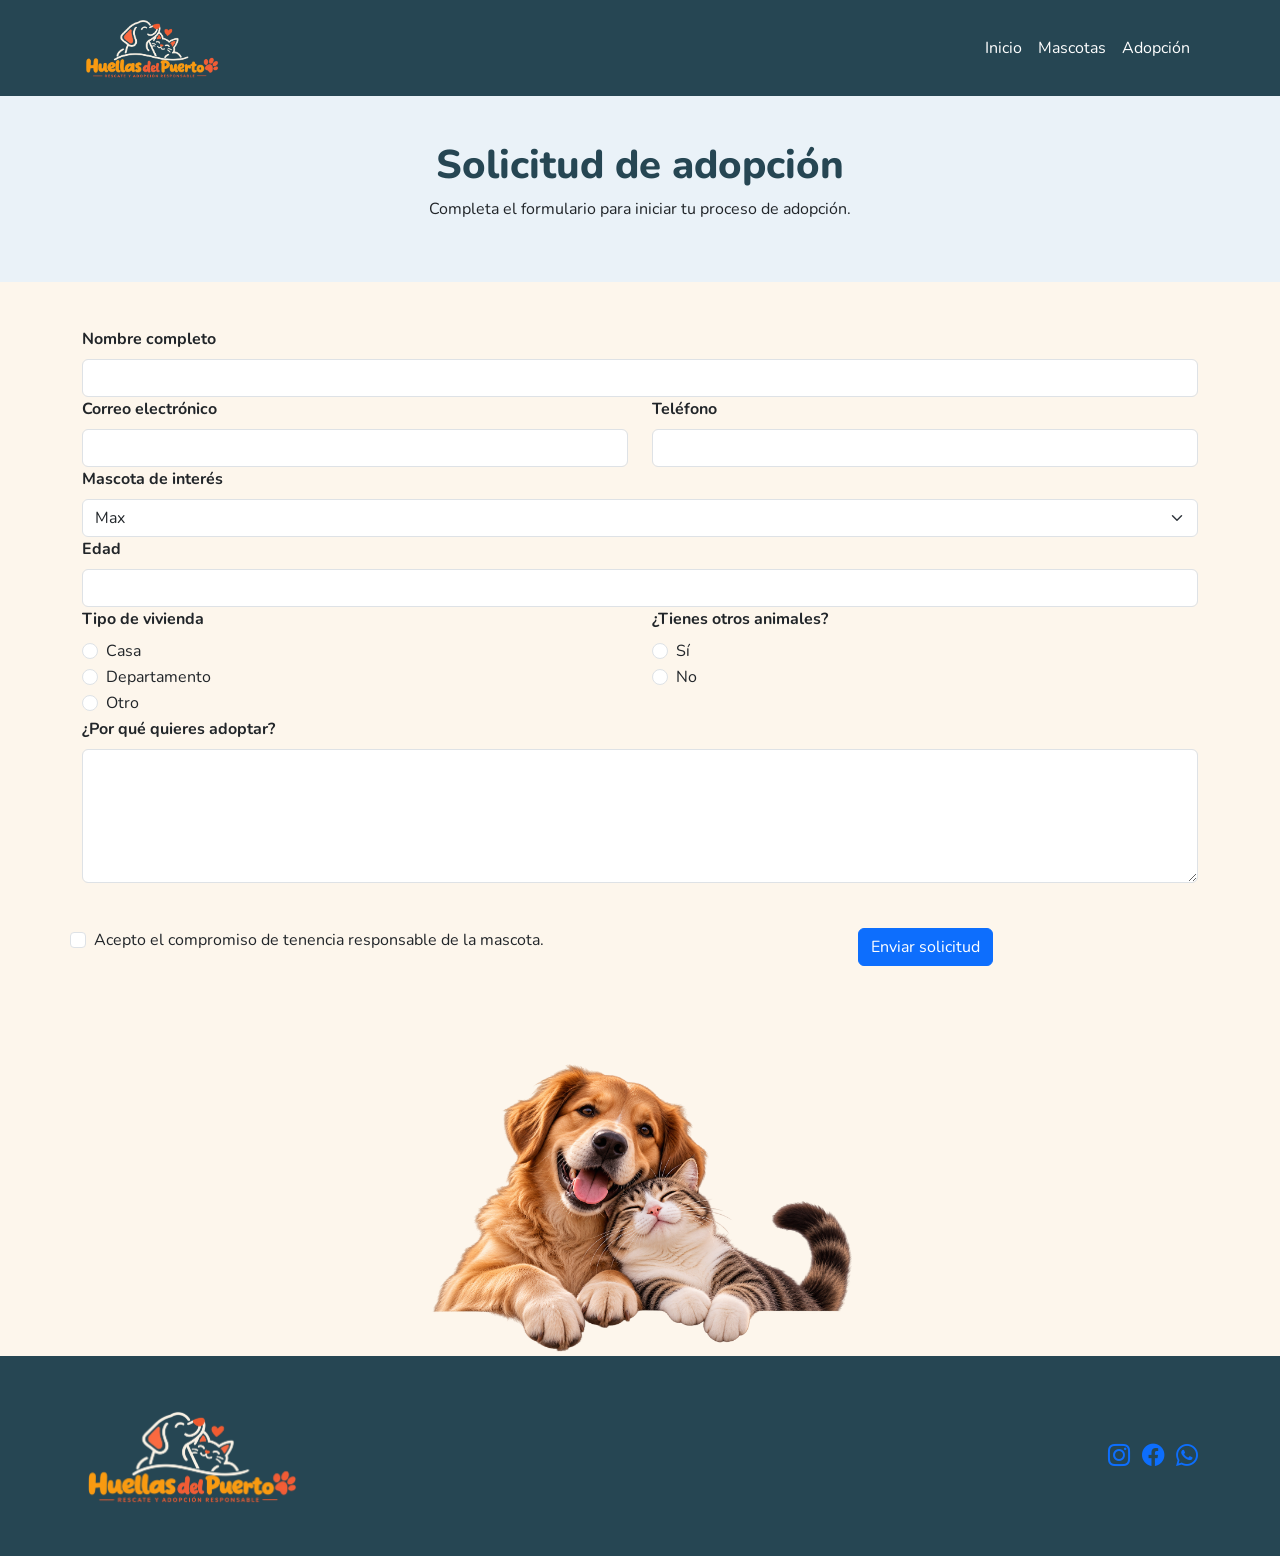
<file: html/adopcion.html>
<!doctype html>
    <head>
        <meta charset="UTF-8" />
        <meta name="viewport" content="width=device-width, initial-scale=1.0" />

        <link rel="preconnect" href="https://fonts.googleapis.com">
        <link rel="preconnect" href="https://fonts.gstatic.com" crossorigin>
        <link href="https://fonts.googleapis.com/css2?family=Nunito:wght@400;500;600;700;800&display=swap" rel="stylesheet">
        <link
            href="https://cdn.jsdelivr.net/npm/bootstrap@5.3.8/dist/css/bootstrap.min.css"
            rel="stylesheet"
            integrity="sha384-sRIl4kxILFvY47J16cr9ZwB07vP4J8+LH7qKQnuqkuIAvNWLzeN8tE5YBujZqJLB"
            crossorigin="anonymous"
        />
        <link
            rel="stylesheet"
            href="https://cdn.jsdelivr.net/npm/bootstrap-icons@1.13.1/font/bootstrap-icons.css"
        />
        <link rel="stylesheet" href="../css/style.css" />
        <script
            src="https://cdn.jsdelivr.net/npm/bootstrap@5.3.8/dist/js/bootstrap.bundle.min.js"
            integrity="sha384-FKyoEForCGlyvwx9Hj09JcYn3nv7wiPVlz7YYwJrWVcXK/BmnVDxM+D2scQbITxI"
            crossorigin="anonymous"
        ></script>

        <title>HdP | ¡Adopta!</title>
    </head>
    <body>
        <!-- BARRA DE NAVEGACION -->
        <nav class="navegacion navbar navbar-expand-lg">
            <div class="container">
                <!-- LOGO -->
                <a class="navbar-brand" href="inicio.html">
                    <img src="../media/logo.png" alt="Huellas del Puerto" class="logo-header">
                </a>
                <!-- BOTON -->
                <button class="navbar-toggler" type="button"
                    data-bs-toggle="collapse"
                    data-bs-target="#navbarNav">
                    <span class="navbar-toggler-icon"></span>
                </button>
                <!-- NAVEGACION -->
                <div class="collapse navbar-collapse" id="navbarNav">
                    <ul class="navbar-nav ms-auto">
                        <li class="nav-item">
                            <a class="nav-link" href="inicio.html">Inicio</a>
                        </li>
                        <li class="nav-item">
                            <a class="nav-link" href="mascotas.html">Mascotas</a>
                        </li>
                        <li class="nav-item">
                            <a class="nav-link" href="adopcion.html">Adopción</a>
                        </li>
                    </ul>
                </div>
            </div>
        </nav>
        <!-- FIN BARRA DE NAVEGACION -->

        <!-- TITULO -->
        <section class="adopcion-titulo">
            <div class="container text-center padtopbottom">
                <h1>Solicitud de adopción</h1>
                <p>Completa el formulario para iniciar tu proceso de adopción.</p>
            </div>
        </section>

        <!-- FORMULARIO -->
        <section class="adopcion-formulario">
            <div class="container padtopbottom">
                <form>
                    <div class="row">
                        <!-- NOMBRE -->
                        <div class="col-12 paddingtop">
                            <label for="nombre" class="form-label"><strong>Nombre completo</strong></label>
                            <input type="text"
                                class="form-control"
                                id="nombre"
                                name="nombre"
                                required>
                        </div>
                        <!-- CORREO -->
                        <div class="col-12 col-md-6 paddingtop">
                            <label for="correo" class="form-label"><strong>Correo electrónico</strong></label>
                            <input type="email" class="form-control" id="correo"name="correo" required>
                        </div>
                        <!-- TELEFONO -->
                        <div class="col-12 col-md-6 paddingtop">
                            <label for="telefono" class="form-label"><strong>Teléfono</strong></label>
                            <input type="tel" class="form-control" id="telefono" name="telefono" required>
                        </div>
                        <!-- MASCOTA -->
                        <div class="col-12">
                            <label for="mascota" class="form-label"><strong>Mascota de interés</strong></label>
                            <select class="form-select" id="mascota" name="mascota" required>
                                <option value="max">Max</option>
                                <option value="rocky">Rocky</option>
                                <option value="jose-pedro">José Pedro</option>
                                <option value="milo">Milo</option>
                                <option value="simba">Simba</option>
                                <option value="nala">Nala</option>
                            </select>
                        </div>
                        <!-- EDAD -->
                        <div class="col-12">
                            <label for="edad" class="form-label"><strong>Edad</strong></label>
                            <input type="number" class="form-control" id="edad" name="edad" min="18" required>
                        </div>
                        <!-- TIPO DE VIVIENDA -->
                        <div class="col-12 col-md-6">
                            <label class="form-label"><strong>Tipo de vivienda</strong></label>
                            <div class="form-check">
                                <input class="form-check-input" type="radio" name="vivienda" id="casa" value="casa" required>
                                <label class="form-check-label" for="casa">Casa</label>
                            </div>
                            <div class="form-check">
                                <input class="form-check-input" type="radio" name="vivienda" id="departamento" value="departamento">
                                <label class="form-check-label" for="departamento">Departamento</label>
                            </div>
                            <div class="form-check">
                                <input class="form-check-input" type="radio" name="vivienda" id="otro" value="otro">
                                <label class="form-check-label" for="otro">Otro</label>
                            </div>
                        </div>
                        <!-- OTROS ANIMALES -->
                        <div class="col-12 col-md-6">
                            <label class="form-label"><strong>¿Tienes otros animales?</strong></label>
                            <div class="form-check">
                                <input class="form-check-input" type="radio" name="otros-animales" id="animales-si" value="si" required>
                                <label class="form-check-label" for="animales-si">Sí</label>
                            </div>
                            <div class="form-check">
                                <input class="form-check-input" type="radio" name="otros-animales" id="animales-no" value="no">
                                <label class="form-check-label" for="animales-no">No</label>
                            </div>
                        </div>
                        <!-- MOTIVO -->
                        <div class="col-12">
                            <label for="motivo" class="form-label"><strong>¿Por qué quieres adoptar?</strong></label>
                            <textarea class="form-control" id="motivo" name="motivo" rows="5"required></textarea>
                        </div>
                        <!-- COMPROMISO -->
                        <div class="col-12 col-md-6 form-check padtopbottom">
                            <input class="form-check-input" type="checkbox" id="responsable" name="responsable" required>
                            <label class="form-check-label" for="responsable">
                                Acepto el compromiso de tenencia responsable de la mascota.
                            </label>
                        </div>
                        <!-- ENVIAR -->
                        <div class="col-12 col-md-6 text-center padtopbottom">
                            <button type="submit" class="btn btn-primary"> Enviar solicitud</button>
                        </div>
                    </div>

                </form>
            </div>
        </section>

        <!--IMAGEN -->
        <section class="adopcion-imagen">
            <div class="container-fluid centered">
                <img src="../media/bienvenida.png" class="img-fluid">
            </div>
        </section>
        <!-- FOOTER -->
        <section class="footer">
            <footer>
                <div class="container padtopbottom">
                    <div class="row align-items-center">
                        <div class="col-12 col-md-6">
                            <img src="../media/logo.png" alt="Huellas del Puerto" class="logo-footer">
                        </div>
                        <div class="col-12 col-md-6 text-md-end">
                            <a href="#"><i class="bi bi-instagram"></i></a>
                            <a href="#" class="ms-2"><i class="bi bi-facebook"></i></a>
                            <a href="#" class="ms-2"><i class="bi bi-whatsapp"></i></a>
                        </div>
                    </div>
                </div>
            </footer>
        </section>
    </body>
</html>
</file>
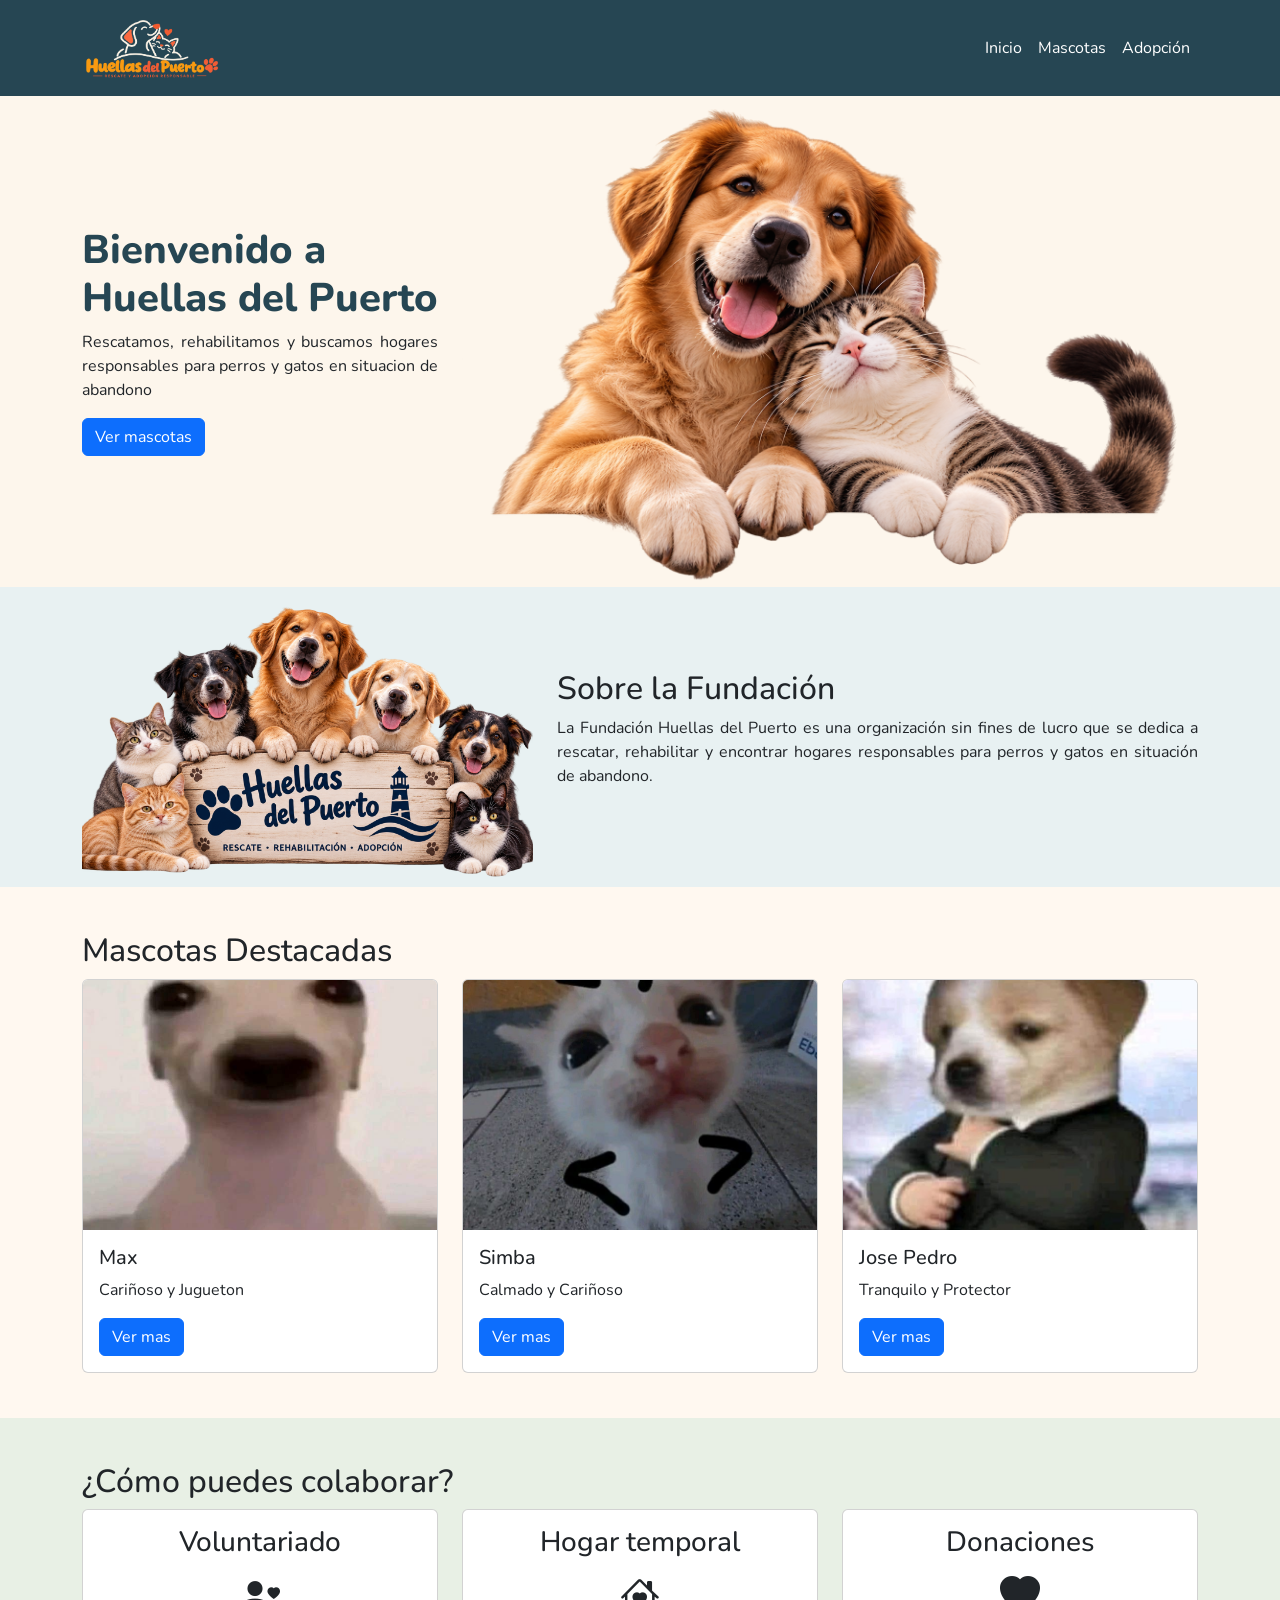
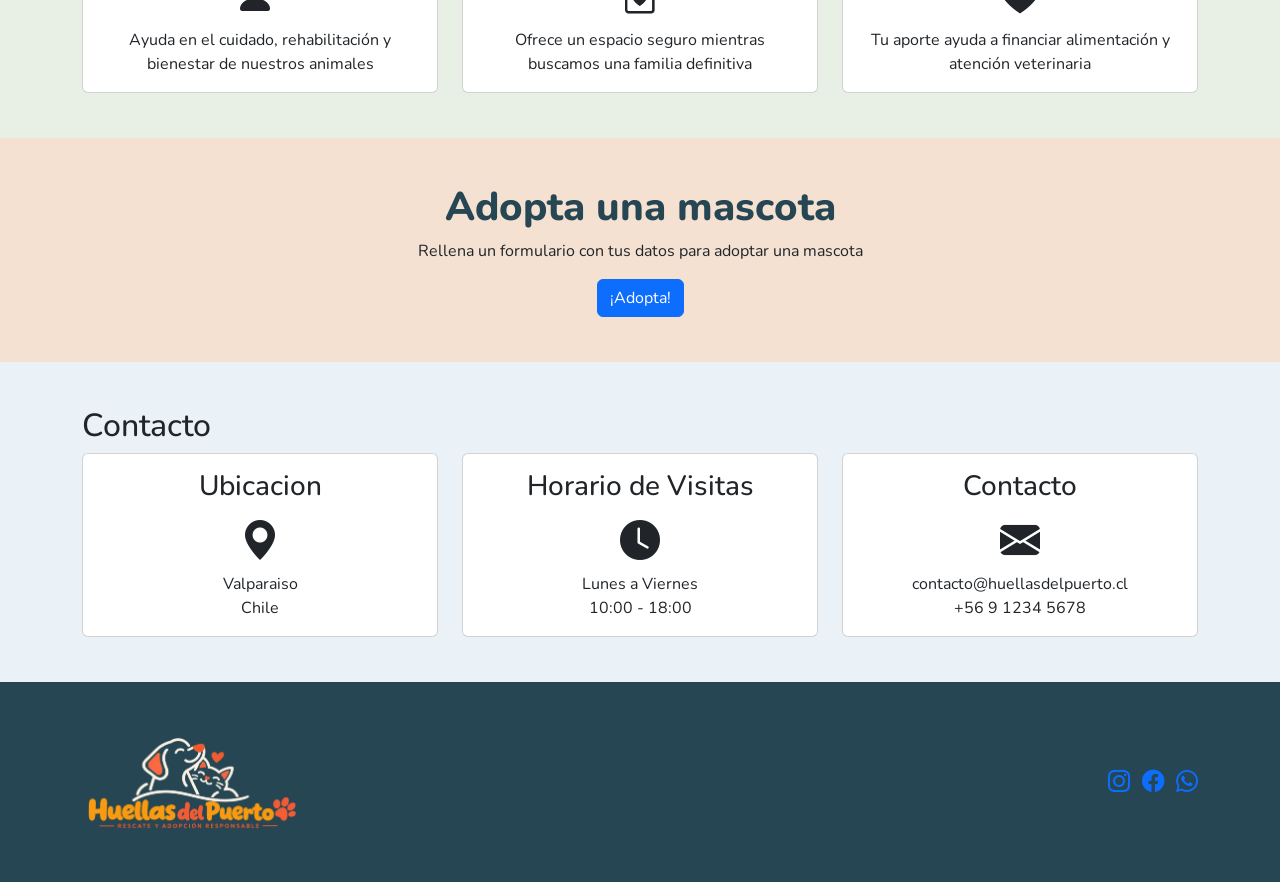
<file: html/inicio.html>
<!doctype html>
    <head>
        <meta charset="UTF-8" />
        <meta name="viewport" content="width=device-width, initial-scale=1.0" />

        <link rel="preconnect" href="https://fonts.googleapis.com">
        <link rel="preconnect" href="https://fonts.gstatic.com" crossorigin>
        <link href="https://fonts.googleapis.com/css2?family=Nunito:wght@400;500;600;700;800&display=swap" rel="stylesheet">
        <link href="https://cdn.jsdelivr.net/npm/bootstrap@5.3.8/dist/css/bootstrap.min.css" rel="stylesheet" integrity="sha384-sRIl4kxILFvY47J16cr9ZwB07vP4J8+LH7qKQnuqkuIAvNWLzeN8tE5YBujZqJLB" crossorigin="anonymous"/>
        <link rel="stylesheet" href="https://cdn.jsdelivr.net/npm/bootstrap-icons@1.13.1/font/bootstrap-icons.css">
        <link rel="stylesheet" href="../css/style.css">
        <script src="https://cdn.jsdelivr.net/npm/bootstrap@5.3.8/dist/js/bootstrap.bundle.min.js" integrity="sha384-FKyoEForCGlyvwx9Hj09JcYn3nv7wiPVlz7YYwJrWVcXK/BmnVDxM+D2scQbITxI" crossorigin="anonymous"></script>

        <title>HdP | Página Principal</title>
    </head>

    <body>
        <!-- BARRA DE NAVEGACION -->
        <nav class="navegacion navbar navbar-expand-lg">
            <div class="container">
                <!-- LOGO -->
                <a class="navbar-brand" href="inicio.html">
                    <img src="../media/logo.png" alt="Huellas del Puerto" class="logo-header">
                </a>
                <!-- BOTON -->
                <button class="navbar-toggler" type="button"
                    data-bs-toggle="collapse"
                    data-bs-target="#navbarNav">
                    <span class="navbar-toggler-icon"></span>
                </button>
                <!-- NAVEGACION -->
                <div class="collapse navbar-collapse" id="navbarNav">
                    <ul class="navbar-nav ms-auto">
                        <li class="nav-item">
                            <a class="nav-link" href="inicio.html">Inicio</a>
                        </li>
                        <li class="nav-item">
                            <a class="nav-link" href="mascotas.html">Mascotas</a>
                        </li>
                        <li class="nav-item">
                            <a class="nav-link" href="adopcion.html">Adopción</a>
                        </li>
                    </ul>
                </div>
            </div>
        </nav>
        <!-- FIN BARRA DE NAVEGACION -->

        <!-- BIENVENIDA -->
        <section class="inicio-bienvenida">
            <div class="container">
                <div class="row align-items-center">
                    <div class="col-12 col-md-4">
                        <h1>Bienvenido a Huellas del Puerto</h1>
                        <p class="justify">Rescatamos, rehabilitamos y buscamos hogares responsables para perros y gatos en situacion de abandono</p>
                        <a href="mascotas.html" class="btn btn-primary">Ver mascotas</a>
                    </div>
                    <div class="col-12 col-md-8 centered">
                        <img class="img-fluid" src="../media/bienvenida.png" alt="Bienvenida">
                    </div>
                </div>
            </div>
        </section>

        <!-- SOBRE LA FUNDACION -->
        <section class="inicio-fundacion">
            <div class="container">
                <div class="row align-items-center">
                    <div class="col-12 col-md-5">
                        <img class="img-fluid" src="../media/fundacion.png" alt="Fundacion">
                    </div>
                    <div class="col-12 col-md-7">
                        <h2>Sobre la Fundación</h2>
                        <p class="justify">La Fundación Huellas del Puerto es una organización sin fines de lucro que se dedica a rescatar, rehabilitar y encontrar hogares responsables para perros y gatos en situación de abandono.</p>
                    </div>
                </div>
            </div>
        </section>

        <!-- MASCOTAS DESTACADAS -->
        <section class="inicio-mascotas">
            <div class="container padtopbottom">
                <h2>Mascotas Destacadas</h2>
                <div class="row">
                    <div class="col-12 col-md-4 paddingtop">
                        <div class="card">
                            <img src="../media/perro1.jpg" class="card-img-top tarjetas-img">
                            <div class="card-body">
                                <h5 class="card-title">Max</h5>
                                <p class="card-text">
                                    Cariñoso y Jugueton
                                </p>
                                <a href="mascotas.html" class="btn btn-primary">Ver mas</a>
                            </div>
                        </div>
                    </div>
                    <div class="col-12 col-md-4 paddingtop">
                        <div class="card">
                            <img src="../media/gato2.jpg" class="card-img-top tarjetas-img">
                            <div class="card-body">
                                <h5 class="card-title">Simba</h5>
                                <p class="card-text">
                                    Calmado y Cariñoso
                                </p>
                                <a href="mascotas.html" class="btn btn-primary">Ver mas</a>
                            </div>
                        </div>
                    </div>
                    <div class="col-12 col-md-4 paddingtop">
                        <div class="card">
                            <img src="../media/perro3.jpg" class="card-img-top tarjetas-img">
                            <div class="card-body">
                                <h5 class="card-title">Jose Pedro</h5>
                                <p class="card-text">
                                    Tranquilo y Protector
                                </p>
                                <a href="mascotas.html" class="btn btn-primary">Ver mas</a>
                            </div>
                        </div>
                    </div>
                </div>
            </div>
        </section>

        <!-- COMO COLABORAR -->
        <section class="inicio-colaborar">
            <div class="container padtopbottom">
                <h2>¿Cómo puedes colaborar?</h2>
                <div class="row">
                    <div class="col-12 col-md-4 paddingtop">
                        <div class="card">
                            <div class="card-body text-center">
                                <h3 class="card-title">Voluntariado</h3>
                                <i class="bi bi-person-heart fs-1"></i>
                                <p class="card-text">
                                    Ayuda en el cuidado, rehabilitación y bienestar de nuestros animales
                                </p>
                            </div>
                        </div>
                    </div>
                    <div class="col-12 col-md-4 paddingtop">
                        <div class="card">
                            <div class="card-body text-center">
                                <h3 class="card-title">Hogar temporal</h3>
                                <i class="bi bi-house-heart fs-1"></i>
                                <p class="card-text">
                                    Ofrece un espacio seguro mientras buscamos una familia definitiva
                                </p>
                            </div>
                        </div>
                    </div>
                    <div class="col-12 col-md-4 paddingtop">
                        <div class="card">
                            <div class="card-body text-center">
                                <h3 class="card-title">Donaciones</h3>
                                <i class="bi bi-heart-fill fs-1"></i>
                                <p class="card-text">
                                    Tu aporte ayuda a financiar alimentación y atención veterinaria
                                </p>
                            </div>
                        </div>
                    </div>
                </div>
            </div>
        </section>

        <!-- ADOPTA UNA MASCOTA -->
        <section class="inicio-adoptar">
            <div class="container padtopbottom">
                <div class="row text-center">
                    <div class="col-12">
                        <h1>Adopta una mascota</h1>
                        <p>Rellena un formulario con tus datos para adoptar una mascota</p>
                        <a href="adopcion.html" class="btn btn-primary">¡Adopta!</a>
                    </div>
                </div>
            </div>
        </section>

        <!-- CONTACTO -->
        <section class="inicio-contacto">
            <div class="container padtopbottom">
                <h2>Contacto</h2>
                <div class="row">
                    <div class="col-12 col-md-4 paddingtop">
                        <div class="card">
                            <div class="card-body text-center">
                                <h3 class="card-title">Ubicacion</h3>
                                <i class="bi bi-geo-alt-fill fs-1"></i>
                                <p class="card-text">Valparaiso<br>Chile</p>
                            </div>
                        </div>
                    </div>
                    <div class="col-12 col-md-4 paddingtop">
                        <div class="card">
                            <div class="card-body text-center">
                                <h3 class="card-title">Horario de Visitas</h3>
                                <i class="bi bi-clock-fill fs-1"></i>
                                <p class="card-text">Lunes a Viernes<br>10:00 - 18:00</p>
                            </div>
                        </div>
                    </div>
                    <div class="col-12 col-md-4 paddingtop">
                        <div class="card">
                            <div class="card-body text-center">
                                <h3 class="card-title">Contacto</h3>
                                <i class="bi bi-envelope-fill fs-1"></i>
                                <p class="card-text">contacto@huellasdelpuerto.cl<br>+56 9 1234 5678</p>
                            </div>
                        </div>
                    </div>
                </div>
            </div>
        </section>

        <!-- FOOTER -->
        <section class="footer">
            <footer>
                <div class="container padtopbottom">
                    <div class="row align-items-center">
                        <div class="col-12 col-md-6">
                            <img src="../media/logo.png" alt="Huellas del Puerto" class="logo-footer">
                        </div>
                        <div class="col-12 col-md-6 text-md-end">
                            <a href="#"><i class="bi bi-instagram"></i></a>
                            <a href="#" class="ms-2"><i class="bi bi-facebook"></i></a>
                            <a href="#" class="ms-2"><i class="bi bi-whatsapp"></i></a>
                        </div>
                    </div>
                </div>
            </footer>
        </section>
    </body>
</html>
</file>
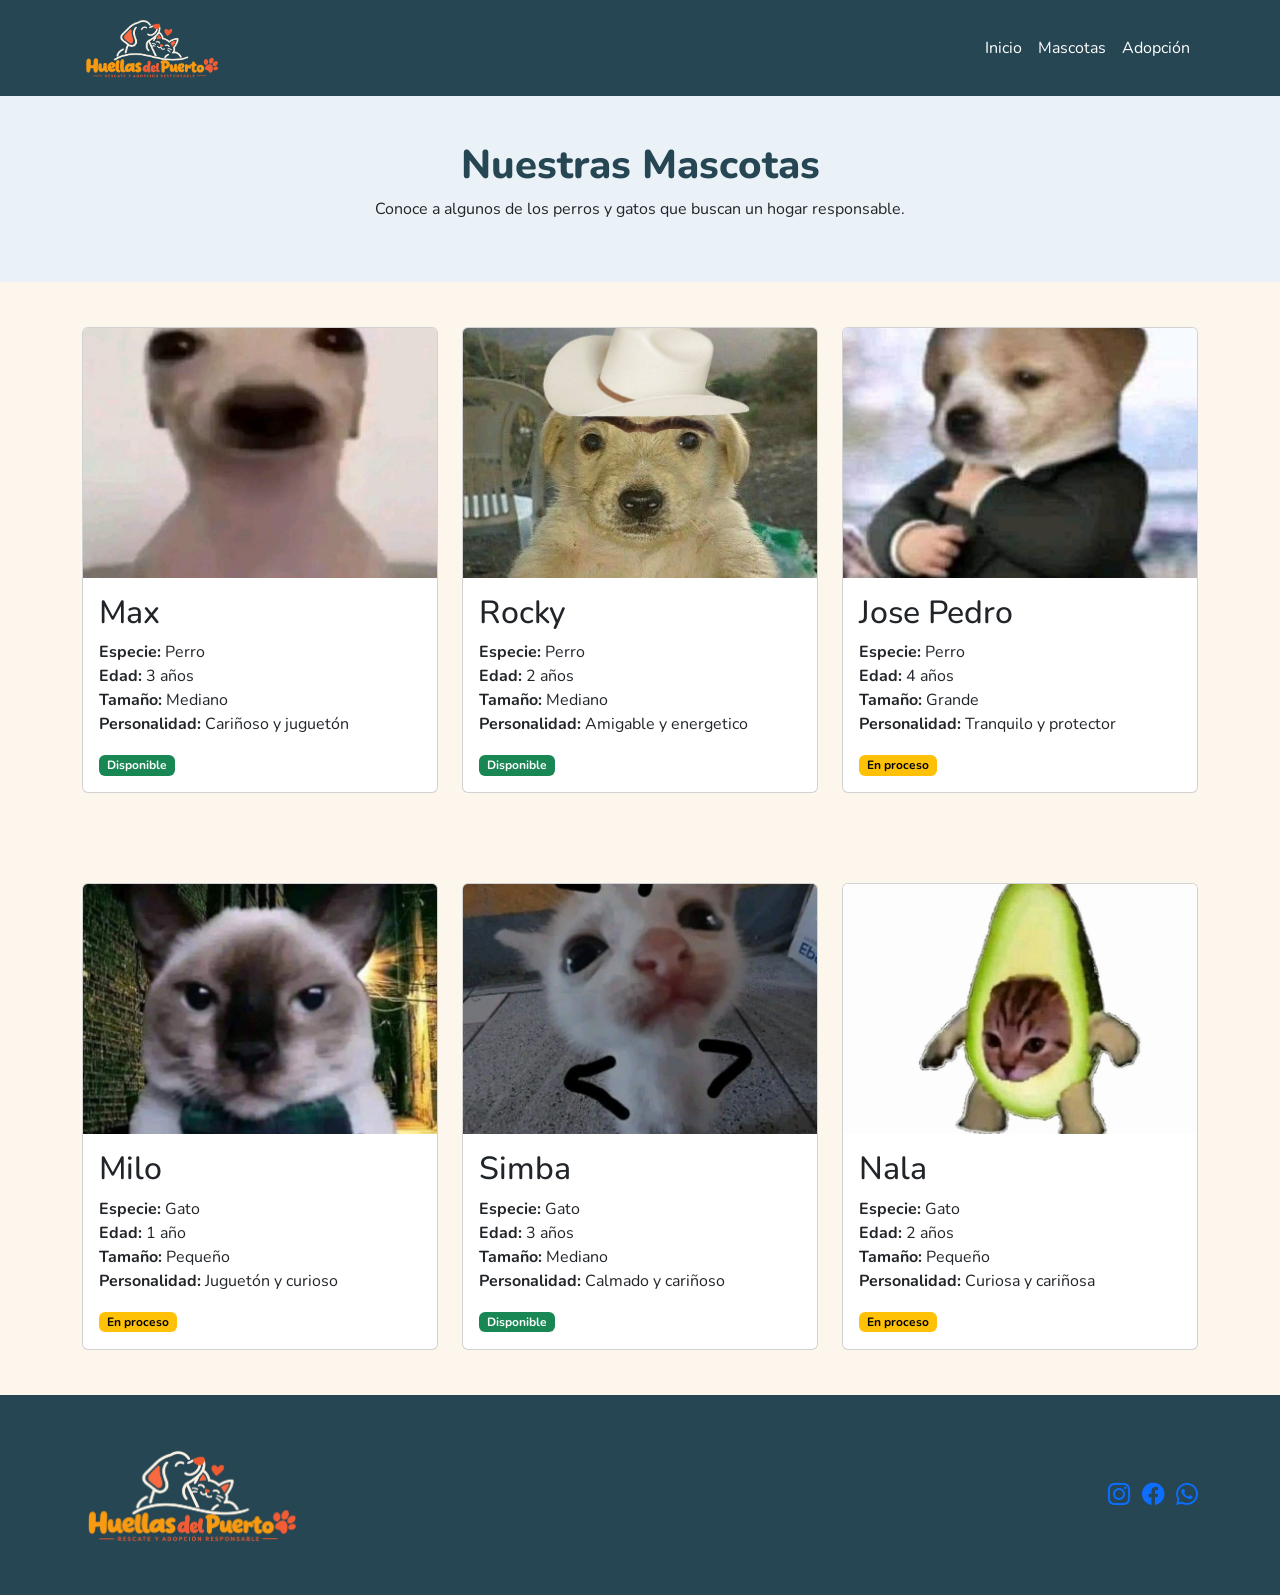
<file: html/mascotas.html>
<!doctype html>
    <head>
        <meta charset="UTF-8" />
        <meta name="viewport" content="width=device-width, initial-scale=1.0" />

        <link rel="preconnect" href="https://fonts.googleapis.com">
        <link rel="preconnect" href="https://fonts.gstatic.com" crossorigin>
        <link href="https://fonts.googleapis.com/css2?family=Nunito:wght@400;500;600;700;800&display=swap" rel="stylesheet">
        <link href="https://cdn.jsdelivr.net/npm/bootstrap@5.3.8/dist/css/bootstrap.min.css" rel="stylesheet" integrity="sha384-sRIl4kxILFvY47J16cr9ZwB07vP4J8+LH7qKQnuqkuIAvNWLzeN8tE5YBujZqJLB" crossorigin="anonymous"/>
        <link rel="stylesheet" href="https://cdn.jsdelivr.net/npm/bootstrap-icons@1.13.1/font/bootstrap-icons.css">
        <link rel="stylesheet" href="../css/style.css">
        <script src="https://cdn.jsdelivr.net/npm/bootstrap@5.3.8/dist/js/bootstrap.bundle.min.js" integrity="sha384-FKyoEForCGlyvwx9Hj09JcYn3nv7wiPVlz7YYwJrWVcXK/BmnVDxM+D2scQbITxI" crossorigin="anonymous"></script>

        <title>HdP | Nuestras Mascotas</title>
    </head>
    <body>
        <!-- BARRA DE NAVEGACION -->
        <nav class="navegacion navbar navbar-expand-lg">
            <div class="container">
                <!-- LOGO -->
                <a class="navbar-brand" href="inicio.html">
                    <img src="../media/logo.png" alt="Huellas del Puerto" class="logo-header">
                </a>
                <!-- BOTON -->
                <button class="navbar-toggler" type="button"
                    data-bs-toggle="collapse"
                    data-bs-target="#navbarNav">
                    <span class="navbar-toggler-icon"></span>
                </button>
                <!-- NAVEGACION -->
                <div class="collapse navbar-collapse" id="navbarNav">
                    <ul class="navbar-nav ms-auto">
                        <li class="nav-item">
                            <a class="nav-link" href="inicio.html">Inicio</a>
                        </li>
                        <li class="nav-item">
                            <a class="nav-link" href="mascotas.html">Mascotas</a>
                        </li>
                        <li class="nav-item">
                            <a class="nav-link" href="adopcion.html">Adopción</a>
                        </li>
                    </ul>
                </div>
            </div>
        </nav>
        <!-- FIN BARRA DE NAVEGACION -->

        <!-- TITULO -->
        <section class="mascotas-titulo">
            <div class="container text-center padtopbottom">
                <h1>Nuestras Mascotas</h1>
                <p>Conoce a algunos de los perros y gatos que buscan un hogar responsable.</p>
            </div>
        </section>

        <!-- GALERIA DE MASCOTAS -->
        <section class="mascotas-galeria">
            <div class="container">
                <div class="row padtopbottom">
                    <div class="col-12 col-md-4">
                        <div class="card">
                            <img src="../media/perro1.jpg" class="card-img-top tarjetas-img">
                            <div class="card-body">
                                <h2 class="card-title">Max</h2>
                                <p class="card-text">
                                    <strong>Especie:</strong> Perro<br>
                                    <strong>Edad:</strong> 3 años<br>
                                    <strong>Tamaño:</strong> Mediano<br>
                                    <strong>Personalidad:</strong> Cariñoso y juguetón
                                </p>
                                <span class="badge text-bg-success">
                                    Disponible
                                </span>
                            </div>
                        </div>
                    </div>
                    <div class="col-12 col-md-4">
                        <div class="card">
                            <img src="../media/perro2.jpg" class="card-img-top tarjetas-img">
                            <div class="card-body">
                                <h2 class="card-title">Rocky</h2>
                                <p class="card-text">
                                    <strong>Especie:</strong> Perro<br>
                                    <strong>Edad:</strong> 2 años<br>
                                    <strong>Tamaño:</strong> Mediano<br>
                                    <strong>Personalidad:</strong> Amigable y energetico
                                </p>
                                <span class="badge text-bg-success">
                                    Disponible
                                </span>
                            </div>
                        </div>
                    </div>
                    <div class="col-12 col-md-4">
                        <div class="card">
                            <img src="../media/perro3.jpg" class="card-img-top tarjetas-img">
                            <div class="card-body">
                                <h2 class="card-title">Jose Pedro</h2>
                                <p class="card-text">
                                    <strong>Especie:</strong> Perro<br>
                                    <strong>Edad:</strong> 4 años<br>
                                    <strong>Tamaño:</strong> Grande<br>
                                    <strong>Personalidad:</strong> Tranquilo y protector
                                </p>
                                <span class="badge text-bg-warning">
                                    En proceso
                                </span>
                            </div>
                        </div>
                    </div>
                </div>
                <div class="row padtopbottom">
                    <div class="col-12 col-md-4">
                        <div class="card">
                            <img src="../media/gato1.jpg" class="card-img-top tarjetas-img">
                            <div class="card-body">
                                <h2 class="card-title">Milo</h2>
                                <p class="card-text">
                                    <strong>Especie:</strong> Gato<br>
                                    <strong>Edad:</strong> 1 año<br>
                                    <strong>Tamaño:</strong> Pequeño<br>
                                    <strong>Personalidad:</strong> Juguetón y curioso
                                </p>
                                <span class="badge text-bg-warning">
                                    En proceso
                                </span>
                            </div>
                        </div>
                    </div>
                    <div class="col-12 col-md-4">
                        <div class="card">
                            <img src="../media/gato2.jpg" class="card-img-top tarjetas-img">
                            <div class="card-body">
                                <h2 class="card-title">Simba</h2>
                                <p class="card-text">
                                    <strong>Especie:</strong> Gato<br>
                                    <strong>Edad:</strong> 3 años<br>
                                    <strong>Tamaño:</strong> Mediano<br>
                                    <strong>Personalidad:</strong> Calmado y cariñoso
                                </p>
                                <span class="badge text-bg-success">
                                    Disponible
                                </span>
                            </div>
                        </div>
                    </div>
                    <div class="col-12 col-md-4">
                        <div class="card">
                            <img src="../media/gato3.jpg" class="card-img-top tarjetas-img">
                            <div class="card-body">
                                <h2 class="card-title">Nala</h2>
                                <p class="card-text">
                                    <strong>Especie:</strong> Gato<br>
                                    <strong>Edad:</strong> 2 años<br>
                                    <strong>Tamaño:</strong> Pequeño<br>
                                    <strong>Personalidad:</strong> Curiosa y cariñosa
                                </p>
                                <span class="badge text-bg-warning">
                                    En proceso
                                </span>
                            </div>
                        </div>
                    </div>
                </div>
            </div>
        </section>


        <!-- FOOTER -->
        <section class="footer">
            <footer>
                <div class="container padtopbottom">
                    <div class="row align-items-center">
                        <div class="col-12 col-md-6">
                            <img src="../media/logo.png" alt="Huellas del Puerto" class="logo-footer">
                        </div>
                        <div class="col-12 col-md-6 text-md-end">
                            <a href="#"><i class="bi bi-instagram"></i></a>
                            <a href="#" class="ms-2"><i class="bi bi-facebook"></i></a>
                            <a href="#" class="ms-2"><i class="bi bi-whatsapp"></i></a>
                        </div>
                    </div>
                </div>
            </footer>
        </section>
    </body>
</html>
</file>
<file: css/style.css>
body {
    font-family: 'Nunito', sans-serif;
}
h1{
    font-weight: 800;
    color: #264653;
}
.logo-header {
    width: 140px;
    height: auto;
}
.logo-footer {
    width: 220px;
    height: auto;
}
.justify {
    text-align: justify;
}
.centered {
    display: flex;
    justify-content: center;
    align-items: center;
}
.bienvenida-img {
    max-height: 50vh;
    width: auto;
}
.tarjetas-img {
    height: 250px;
    object-fit: cover;
}
.padtopbottom {
    padding-top: 5vh;
    padding-bottom: 5vh;
}
.navegacion {
    background-color: #264653;
    color: #FFFFFF;
}
.navbar-brand {
    color: #FFFFFF;
}
.nav-link {
    color: #FFFFFF;
}
.footer {
    background-color: #264653;
    color: #FFFFFF;
}
.inicio-bienvenida {
    background-color: #FDF6EC;
}
.inicio-fundacion {
    background-color: #E8F1F2;
}
.inicio-mascotas {
    background-color: #FFF8F0;
}
.inicio-colaborar {
    background-color: #E8F0E5;
}
.inicio-adoptar {
    background-color: #F4E1D2;
}
.inicio-contacto {
    background-color: #EAF2F8;
}
footer i {
    font-size: 1.4rem;
}
.mascotas-titulo {
    background-color: #EAF2F8;
}
.mascotas-galeria {
    background-color: #FDF6EC;
}
.adopcion-titulo {
    background-color: #EAF2F8;
}
.adopcion-formulario {
    background-color: #FDF6EC;
}
.adopcion-imagen {
    background-color: #FDF6EC;
}
.adopcion-imagen img {
    height: 300px;
}
</file>
